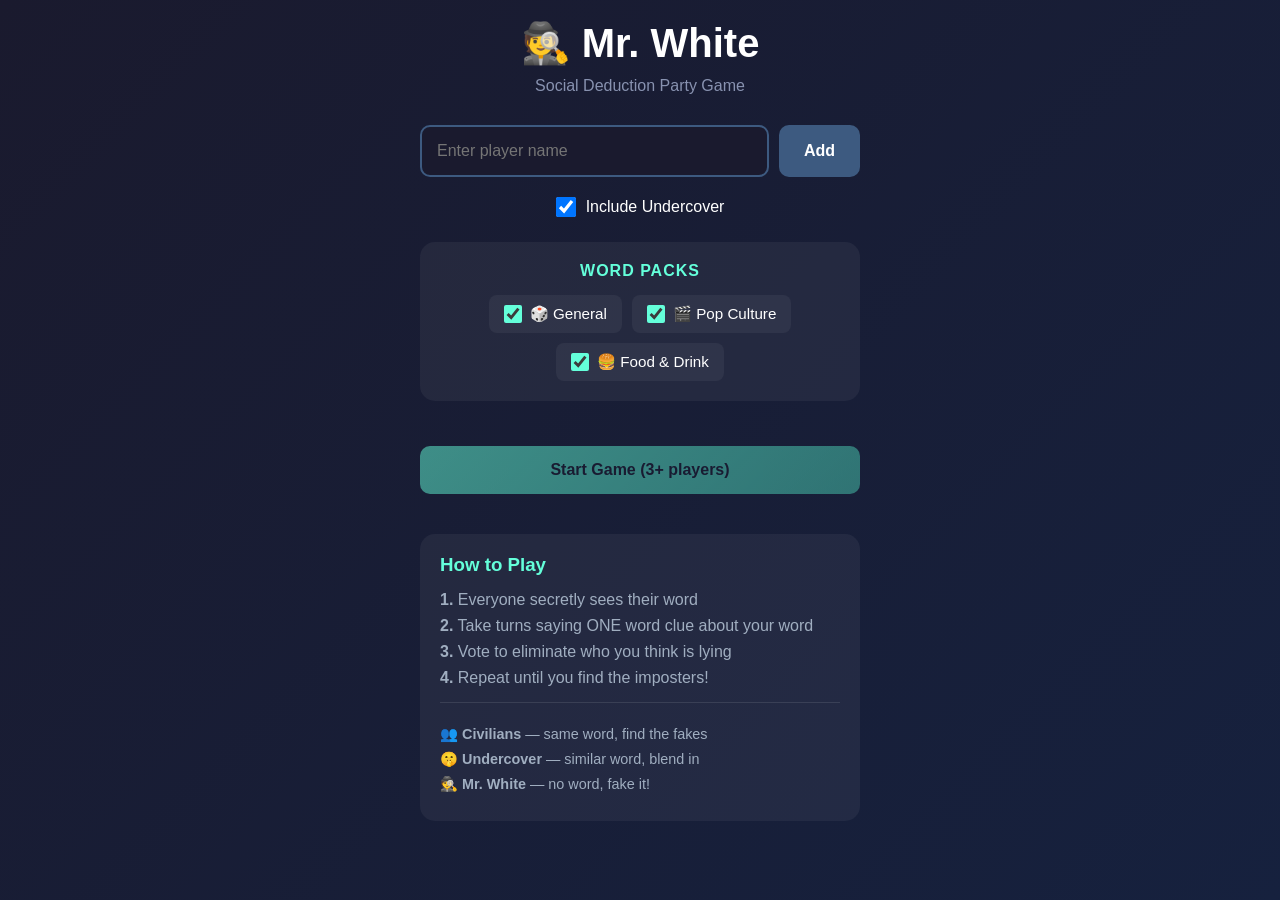
<file: index.html>
<!DOCTYPE html>
<html lang="en">
<head>
    <meta charset="UTF-8">
    <meta name="viewport" content="width=device-width, initial-scale=1.0, user-scalable=no">
    <title>Mr. White</title>
    <link rel="stylesheet" href="style.css">
</head>
<body>
    <div id="app">
        <!-- Setup Screen -->
        <div id="setup" class="screen active">
            <h1>🕵️ Mr. White</h1>
            <p class="subtitle">Social Deduction Party Game</p>
            
            <!-- Saved Teams -->
            <div class="saved-teams" id="savedTeamsSection">
                <select id="savedTeams">
                    <option value="">📂 Load a saved team...</option>
                </select>
                <button id="deleteTeam" class="btn btn-small btn-danger" title="Delete selected team">🗑️</button>
            </div>

            <div class="player-input">
                <input type="text" id="playerName" placeholder="Enter player name" maxlength="20">
                <button id="addPlayer" class="btn">Add</button>
            </div>
            
            <ul id="playerList"></ul>
            <button id="clearPlayers" class="btn btn-small btn-secondary" style="display:none; margin-bottom: 16px;">🗑️ Clear All</button>
            
            <div class="save-team-section" id="saveTeamSection" style="display:none;">
                <input type="text" id="teamName" placeholder="Team name" maxlength="20">
                <button id="saveTeam" class="btn btn-small">💾 Save Team</button>
            </div>
            
            <div class="options">
                <label>
                    <input type="checkbox" id="includeUndercover" checked>
                    Include Undercover
                </label>
            </div>
            
            <div class="pack-selection">
                <h4>Word Packs</h4>
                <div id="packOptions"></div>
            </div>
            
            <button id="startGame" class="btn btn-primary" disabled>Start Game (3+ players)</button>
            
            <div class="rules">
                <h3>How to Play</h3>
                <p><strong>1.</strong> Everyone secretly sees their word</p>
                <p><strong>2.</strong> Take turns saying ONE word clue about your word</p>
                <p><strong>3.</strong> Vote to eliminate who you think is lying</p>
                <p><strong>4.</strong> Repeat until you find the imposters!</p>
                <div class="roles-info">
                    <p>👥 <strong>Civilians</strong> — same word, find the fakes</p>
                    <p>🤫 <strong>Undercover</strong> — similar word, blend in</p>
                    <p>🕵️ <strong>Mr. White</strong> — no word, fake it!</p>
                </div>
            </div>
        </div>

        <!-- Role Reveal Screen -->
        <div id="reveal" class="screen">
            <h2>Pass to:</h2>
            <h1 id="currentPlayer" class="player-name"></h1>
            
            <div id="wordHidden" class="word-container">
                <button id="showWord" class="btn btn-large">👆 Tap to see your role</button>
            </div>
            
            <div id="wordVisible" class="word-container hidden">
                <div id="roleDisplay" class="role"></div>
                <div id="wordDisplay" class="word"></div>
                <button id="hideWord" class="btn btn-secondary">Hide & Pass</button>
            </div>
        </div>

        <!-- Game Screen -->
        <div id="game" class="screen">
            <h2>🗣️ Clue Round</h2>
            <p class="hint">Go around clockwise. Say ONE word that relates to your word.<br>Be clever — too obvious and you're suspicious!</p>
            
            <div id="alivePlayers" class="player-grid"></div>
            
            <button id="startVote" class="btn btn-primary">Everyone spoke? Start Voting</button>
        </div>

        <!-- Vote Screen -->
        <div id="vote" class="screen">
            <h2>🗳️ Who is suspicious?</h2>
            
            <div id="votePlayers"></div>
            
            <button id="confirmVote" class="btn btn-danger">Eliminate Top Voted</button>
        </div>

        <!-- Elimination Screen -->
        <div id="elimination" class="screen">
            <h2 id="eliminatedName" class="player-name"></h2>
            <p>was eliminated!</p>
            
            <div id="eliminatedRole" class="role"></div>
            
            <div id="mrWhiteGuess" class="hidden">
                <p>Mr. White can guess the word to win!</p>
                <input type="text" id="guessInput" placeholder="Enter your guess">
                <button id="submitGuess" class="btn">Guess</button>
                <button id="skipGuess" class="btn btn-secondary">Give Up</button>
            </div>
            
            <button id="continueGame" class="btn btn-primary hidden">Continue</button>
        </div>

        <!-- Game Over Screen -->
        <div id="gameOver" class="screen">
            <h1 id="winnerText"></h1>
            <p id="revealWords"></p>
            
            <div id="finalRoles"></div>
            
            <div class="game-over-buttons">
                <button id="newRound" class="btn btn-primary">🔄 New Round (Same Players)</button>
                <button id="playAgain" class="btn btn-secondary">👋 New Game (Reset Players)</button>
            </div>
        </div>
    </div>

    <script src="game.js"></script>
</body>
</html>
</file>
<file: style.css>
* {
    box-sizing: border-box;
    margin: 0;
    padding: 0;
}

body {
    font-family: -apple-system, BlinkMacSystemFont, 'Segoe UI', Roboto, sans-serif;
    background: linear-gradient(135deg, #1a1a2e 0%, #16213e 100%);
    min-height: 100vh;
    color: #fff;
}

#app {
    max-width: 480px;
    margin: 0 auto;
    padding: 20px;
    min-height: 100vh;
}

.screen {
    display: none;
    animation: fadeIn 0.3s ease;
}

.screen.active {
    display: block;
}

@keyframes fadeIn {
    from { opacity: 0; transform: translateY(10px); }
    to { opacity: 1; transform: translateY(0); }
}

h1 {
    font-size: 2.5rem;
    text-align: center;
    margin-bottom: 10px;
}

h2 {
    font-size: 1.5rem;
    text-align: center;
    margin-bottom: 20px;
    color: #8892b0;
}

.subtitle {
    text-align: center;
    color: #8892b0;
    margin-bottom: 30px;
}

.player-input {
    display: flex;
    gap: 10px;
    margin-bottom: 20px;
}

input[type="text"] {
    flex: 1;
    padding: 15px;
    font-size: 1rem;
    border: 2px solid #3d5a80;
    border-radius: 10px;
    background: #1a1a2e;
    color: #fff;
    outline: none;
}

input[type="text"]:focus {
    border-color: #64ffda;
}

.btn {
    padding: 15px 25px;
    font-size: 1rem;
    font-weight: 600;
    border: none;
    border-radius: 10px;
    cursor: pointer;
    transition: all 0.2s;
    background: #3d5a80;
    color: #fff;
}

.btn:hover {
    transform: translateY(-2px);
    box-shadow: 0 5px 20px rgba(0,0,0,0.3);
}

.btn:disabled {
    opacity: 0.5;
    cursor: not-allowed;
    transform: none;
}

.btn-primary {
    background: linear-gradient(135deg, #64ffda 0%, #48c9b0 100%);
    color: #1a1a2e;
    width: 100%;
    margin-top: 20px;
}

.btn-secondary {
    background: #4a5568;
}

.btn-danger {
    background: linear-gradient(135deg, #ff6b6b 0%, #ee5a5a 100%);
    width: 100%;
    margin-top: 20px;
}

.btn-large {
    padding: 30px 50px;
    font-size: 1.3rem;
}

#playerList {
    list-style: none;
    margin-bottom: 20px;
}

#playerList li {
    display: flex;
    justify-content: space-between;
    align-items: center;
    padding: 12px 15px;
    background: rgba(255,255,255,0.05);
    border-radius: 8px;
    margin-bottom: 8px;
}

#playerList li button {
    background: none;
    border: none;
    color: #ff6b6b;
    font-size: 1.2rem;
    cursor: pointer;
}

.options {
    margin: 20px 0;
    text-align: center;
}

.options label {
    display: flex;
    align-items: center;
    justify-content: center;
    gap: 10px;
    cursor: pointer;
}

.options input[type="checkbox"] {
    width: 20px;
    height: 20px;
}

.rules {
    margin-top: 40px;
    padding: 20px;
    background: rgba(255,255,255,0.05);
    border-radius: 15px;
}

.rules h3 {
    margin-bottom: 15px;
    color: #64ffda;
}

.rules p {
    margin-bottom: 8px;
    color: #a0aec0;
}

/* Role Reveal */
.player-name {
    font-size: 2.5rem;
    text-align: center;
    color: #64ffda;
    margin: 20px 0;
}

.word-container {
    text-align: center;
    margin: 40px 0;
}

.word-container.hidden {
    display: none;
}

.role {
    font-size: 1.5rem;
    padding: 10px 20px;
    border-radius: 30px;
    display: inline-block;
    margin-bottom: 20px;
}

.role.civilian {
    background: #48c9b0;
    color: #1a1a2e;
}

.role.undercover {
    background: #f39c12;
    color: #1a1a2e;
}

.role.mrwhite {
    background: #e74c3c;
    color: #fff;
}

.word {
    font-size: 3rem;
    font-weight: bold;
    margin: 30px 0;
    padding: 20px;
    background: rgba(255,255,255,0.1);
    border-radius: 15px;
}

.category-hint {
    font-size: 1.1rem;
    color: #64ffda;
    font-weight: 500;
    margin-bottom: 15px;
    text-transform: uppercase;
    letter-spacing: 2px;
}

.mr-white-word {
    color: #e74c3c;
}

/* Game & Vote */
.hint {
    text-align: center;
    color: #8892b0;
    margin-bottom: 30px;
}

.player-grid {
    display: grid;
    grid-template-columns: repeat(2, 1fr);
    gap: 15px;
    margin-bottom: 20px;
}

.player-card {
    padding: 20px;
    background: rgba(255,255,255,0.05);
    border-radius: 15px;
    text-align: center;
    font-size: 1.2rem;
    cursor: pointer;
    transition: all 0.2s;
    border: 2px solid transparent;
}

.player-card:hover {
    background: rgba(255,255,255,0.1);
}

.player-card.voted {
    border-color: #ff6b6b;
    background: rgba(255,107,107,0.2);
}

.player-card.eliminated {
    opacity: 0.4;
    text-decoration: line-through;
}

.vote-count {
    display: inline-block;
    font-size: 1.2rem;
    font-weight: bold;
    color: #fff;
    min-width: 30px;
    text-align: center;
}

/* Voting Controls */
.vote-counter {
    text-align: center;
    font-size: 1.3rem;
    color: #64ffda;
    margin-bottom: 10px;
    padding: 10px;
    background: rgba(100, 255, 218, 0.1);
    border-radius: 10px;
}

.vote-instructions {
    text-align: center;
    color: #8892b0;
    margin-bottom: 20px;
    font-size: 0.9rem;
}

.vote-card {
    display: flex;
    justify-content: space-between;
    align-items: center;
    padding: 15px 20px;
    cursor: default;
}

.vote-card .player-name {
    font-size: 1.2rem;
    color: #fff;
    margin: 0;
}

.vote-controls {
    display: flex;
    align-items: center;
    gap: 10px;
}

.vote-btn {
    width: 44px;
    height: 44px;
    border: none;
    border-radius: 50%;
    font-size: 1.3rem;
    cursor: pointer;
    transition: all 0.2s;
    display: flex;
    align-items: center;
    justify-content: center;
}

.vote-btn.plus {
    background: linear-gradient(135deg, #48c9b0 0%, #3db39c 100%);
    color: #1a1a2e;
}

.vote-btn.minus {
    background: rgba(255, 255, 255, 0.1);
    color: #8892b0;
}

.vote-btn:hover {
    transform: scale(1.1);
}

.vote-btn.plus:hover {
    box-shadow: 0 0 15px rgba(72, 201, 176, 0.5);
}

.vote-card.voted {
    border-color: #ff6b6b;
    background: rgba(255, 107, 107, 0.15);
}

/* Elimination */
#mrWhiteGuess {
    margin: 30px 0;
    text-align: center;
}

#mrWhiteGuess input {
    width: 100%;
    margin: 15px 0;
}

#mrWhiteGuess .btn {
    margin: 5px;
}

/* Game Over */
#gameOver {
    text-align: center;
}

#gameOver h1 {
    font-size: 2rem;
    margin-bottom: 20px;
}

#revealWords {
    font-size: 1.2rem;
    color: #8892b0;
    margin-bottom: 30px;
}

#finalRoles {
    text-align: left;
    margin: 30px 0;
}

#finalRoles .player-role {
    display: flex;
    justify-content: space-between;
    padding: 10px;
    border-bottom: 1px solid rgba(255,255,255,0.1);
}

/* Mobile optimizations */
@media (max-width: 400px) {
    h1 { font-size: 2rem; }
    .player-name { font-size: 2rem; }
    .word { font-size: 2rem; }
    .player-grid { grid-template-columns: 1fr; }
}

/* Start Player */
.start-player {
    grid-column: 1 / -1;
    text-align: center;
    font-size: 1.4rem;
    color: #64ffda;
    margin-bottom: 20px;
    padding: 20px;
    border: 2px solid #64ffda;
    background: rgba(100, 255, 218, 0.1);
    border-radius: 10px;
}

.player-list {
    grid-column: 1 / -1;
    display: grid;
    grid-template-columns: repeat(2, 1fr);
    gap: 10px;
}

/* Rules styling */
.roles-info {
    margin-top: 15px;
    padding-top: 15px;
    border-top: 1px solid rgba(255,255,255,0.1);
}

.roles-info p {
    margin: 8px 0;
    font-size: 0.9rem;
}

/* Game Over Buttons */
.game-over-buttons {
    display: flex;
    flex-direction: column;
    gap: 15px;
    margin-top: 30px;
}

.game-over-buttons .btn {
    width: 100%;
}

/* Pack Selection */
.pack-selection {
    margin: 25px 0;
    padding: 20px;
    background: rgba(255,255,255,0.05);
    border-radius: 15px;
}

.pack-selection h4 {
    text-align: center;
    color: #64ffda;
    margin-bottom: 15px;
    font-size: 1rem;
    text-transform: uppercase;
    letter-spacing: 1px;
}

#packOptions {
    display: flex;
    flex-wrap: wrap;
    justify-content: center;
    gap: 10px;
}

.pack-option {
    display: flex;
    align-items: center;
    gap: 8px;
    padding: 10px 15px;
    background: rgba(255,255,255,0.05);
    border-radius: 8px;
    cursor: pointer;
    transition: all 0.2s;
    font-size: 0.95rem;
}

.pack-option:hover {
    background: rgba(255,255,255,0.1);
}

.pack-option input[type="checkbox"] {
    width: 18px;
    height: 18px;
    accent-color: #64ffda;
}

.pack-option input[type="checkbox"]:checked + span {
    color: #64ffda;
}

/* Saved Teams */
.saved-teams {
    display: flex;
    gap: 8px;
    margin-bottom: 16px;
}

.saved-teams select {
    flex: 1;
    padding: 10px 12px;
    border-radius: 8px;
    border: 1px solid #333;
    background: #1a1a2e;
    color: #fff;
    font-size: 14px;
}

.save-team-section {
    display: flex;
    gap: 8px;
    margin-top: 8px;
    margin-bottom: 16px;
}

.save-team-section input {
    flex: 1;
    padding: 8px 12px;
    border-radius: 8px;
    border: 1px solid #333;
    background: #1a1a2e;
    color: #fff;
    font-size: 14px;
}

.btn-small {
    padding: 8px 12px;
    font-size: 12px;
}

.btn-danger {
    background: #e74c3c;
}

.btn-danger:hover {
    background: #c0392b;
}
</file>
